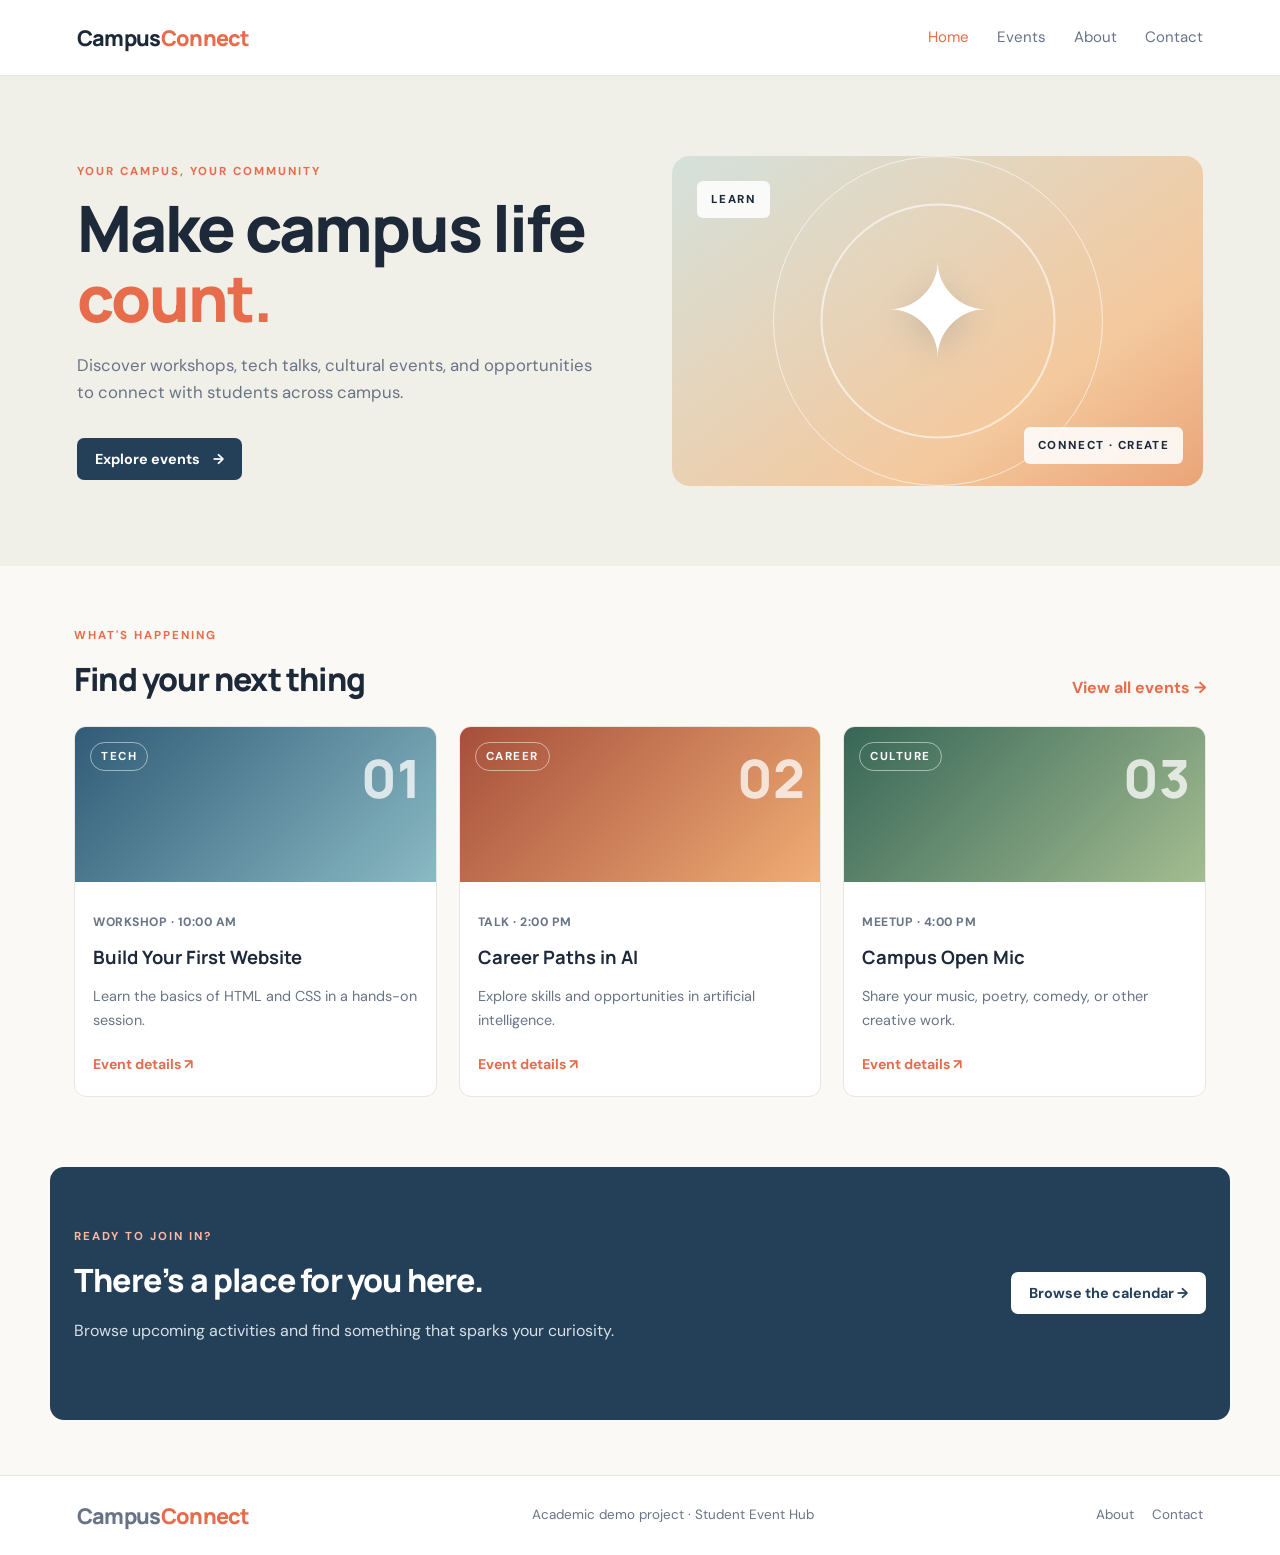
<file: index.html>
<!doctype html>
<html lang="en">
<head>
<meta charset="utf-8"><meta name="viewport" content="width=device-width, initial-scale=1">
<title>CampusConnect | Student Event Hub</title><link rel="stylesheet" href="style.css">
</head><body>
<header class="site-header"><a class="logo" href="index.html">Campus<span>Connect</span></a><button class="menu-toggle" aria-label="Toggle menu" aria-expanded="false">☰</button><nav class="nav"><a class="current" href="index.html">Home</a><a href="events.html">Events</a><a href="about.html">About</a><a href="contact.html">Contact</a></nav></header>
<main>
<section class="hero"><div class="hero-copy"><p class="eyebrow">YOUR CAMPUS, YOUR COMMUNITY</p><h1>Make campus life<br><span>count.</span></h1><p>Discover workshops, tech talks, cultural events, and opportunities to connect with students across campus.</p><a class="button" href="events.html">Explore events <b>→</b></a></div><div class="hero-card"><div class="orbit orbit-one"></div><div class="orbit orbit-two"></div><div class="hero-symbol">✦</div><div class="floating-tag tag-top">LEARN</div><div class="floating-tag tag-bottom">CONNECT · CREATE</div></div></section>
<section class="section wrap"><div class="section-heading"><div><p class="eyebrow">WHAT'S HAPPENING</p><h2>Find your next thing</h2></div><a class="text-link" href="events.html">View all events →</a></div>
<div class="feature-grid">
<article class="event-card"><div class="event-art art-blue"><span>TECH</span><strong>01</strong></div><div class="event-body"><p class="meta">WORKSHOP · 10:00 AM</p><h3>Build Your First Website</h3><p>Learn the basics of HTML and CSS in a hands-on session.</p><a href="events.html#web-workshop">Event details ↗</a></div></article>
<article class="event-card"><div class="event-art art-orange"><span>CAREER</span><strong>02</strong></div><div class="event-body"><p class="meta">TALK · 2:00 PM</p><h3>Career Paths in AI</h3><p>Explore skills and opportunities in artificial intelligence.</p><a href="events.html#ai-talk">Event details ↗</a></div></article>
<article class="event-card"><div class="event-art art-green"><span>CULTURE</span><strong>03</strong></div><div class="event-body"><p class="meta">MEETUP · 4:00 PM</p><h3>Campus Open Mic</h3><p>Share your music, poetry, comedy, or other creative work.</p><a href="events.html#open-mic">Event details ↗</a></div></article>
</div></section>
<section class="cta wrap"><div><p class="eyebrow">READY TO JOIN IN?</p><h2>There’s a place for you here.</h2><p>Browse upcoming activities and find something that sparks your curiosity.</p></div><a class="button button-light" href="events.html">Browse the calendar →</a></section>
</main><footer class="footer"><a class="logo" href="index.html">Campus<span>Connect</span></a><p>Academic demo project · Student Event Hub</p><div><a href="about.html">About</a><a href="contact.html">Contact</a></div></footer>
<script src="script.js"></script></body></html>
</file>
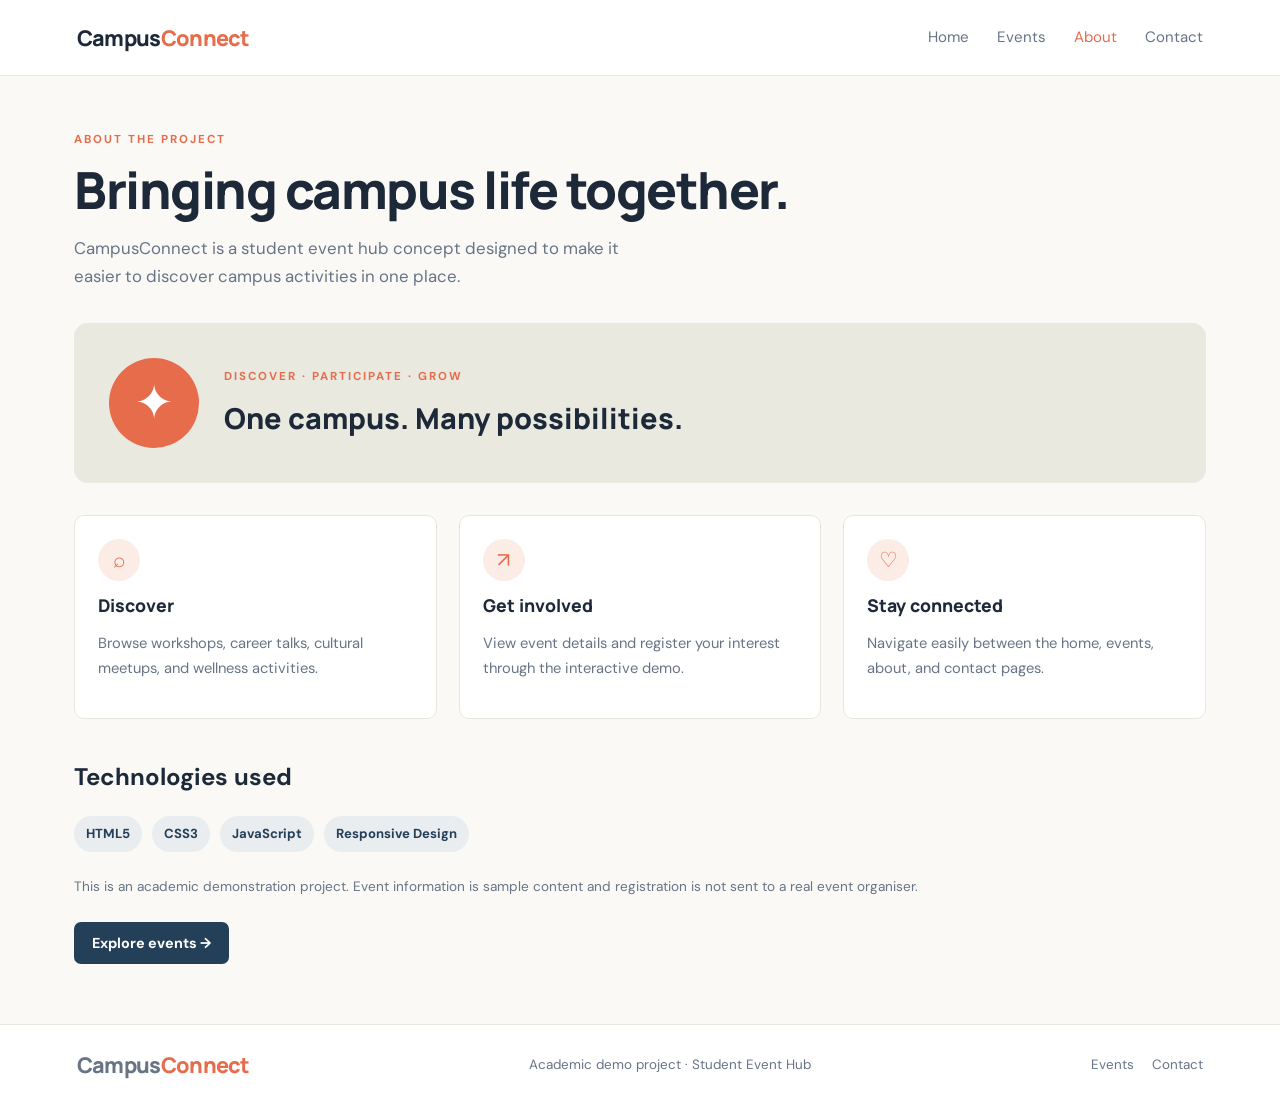
<file: about.html>
<!doctype html><html lang="en"><head><meta charset="utf-8"><meta name="viewport" content="width=device-width, initial-scale=1"><title>About | CampusConnect</title><link rel="stylesheet" href="style.css"></head><body>
<header class="site-header"><a class="logo" href="index.html">Campus<span>Connect</span></a><button class="menu-toggle" aria-label="Toggle menu" aria-expanded="false">☰</button><nav class="nav"><a href="index.html">Home</a><a href="events.html">Events</a><a class="current" href="about.html">About</a><a href="contact.html">Contact</a></nav></header>
<main class="wrap page"><p class="eyebrow">ABOUT THE PROJECT</p><h1>Bringing campus life together.</h1><p class="intro">CampusConnect is a student event hub concept designed to make it easier to discover campus activities in one place.</p><div class="about-banner"><div class="about-star">✦</div><div><p class="eyebrow">DISCOVER · PARTICIPATE · GROW</p><h2>One campus. Many possibilities.</h2></div></div><div class="feature-grid about-features"><article class="plain-card"><div class="icon-circle">⌕</div><h3>Discover</h3><p>Browse workshops, career talks, cultural meetups, and wellness activities.</p></article><article class="plain-card"><div class="icon-circle">↗</div><h3>Get involved</h3><p>View event details and register your interest through the interactive demo.</p></article><article class="plain-card"><div class="icon-circle">♡</div><h3>Stay connected</h3><p>Navigate easily between the home, events, about, and contact pages.</p></article></div><h2>Technologies used</h2><div class="tech-tags"><span>HTML5</span><span>CSS3</span><span>JavaScript</span><span>Responsive Design</span></div><p class="note">This is an academic demonstration project. Event information is sample content and registration is not sent to a real event organiser.</p><a class="button" href="events.html">Explore events →</a></main>
<footer class="footer"><a class="logo" href="index.html">Campus<span>Connect</span></a><p>Academic demo project · Student Event Hub</p><div><a href="events.html">Events</a><a href="contact.html">Contact</a></div></footer><script src="script.js"></script></body></html>
</file>
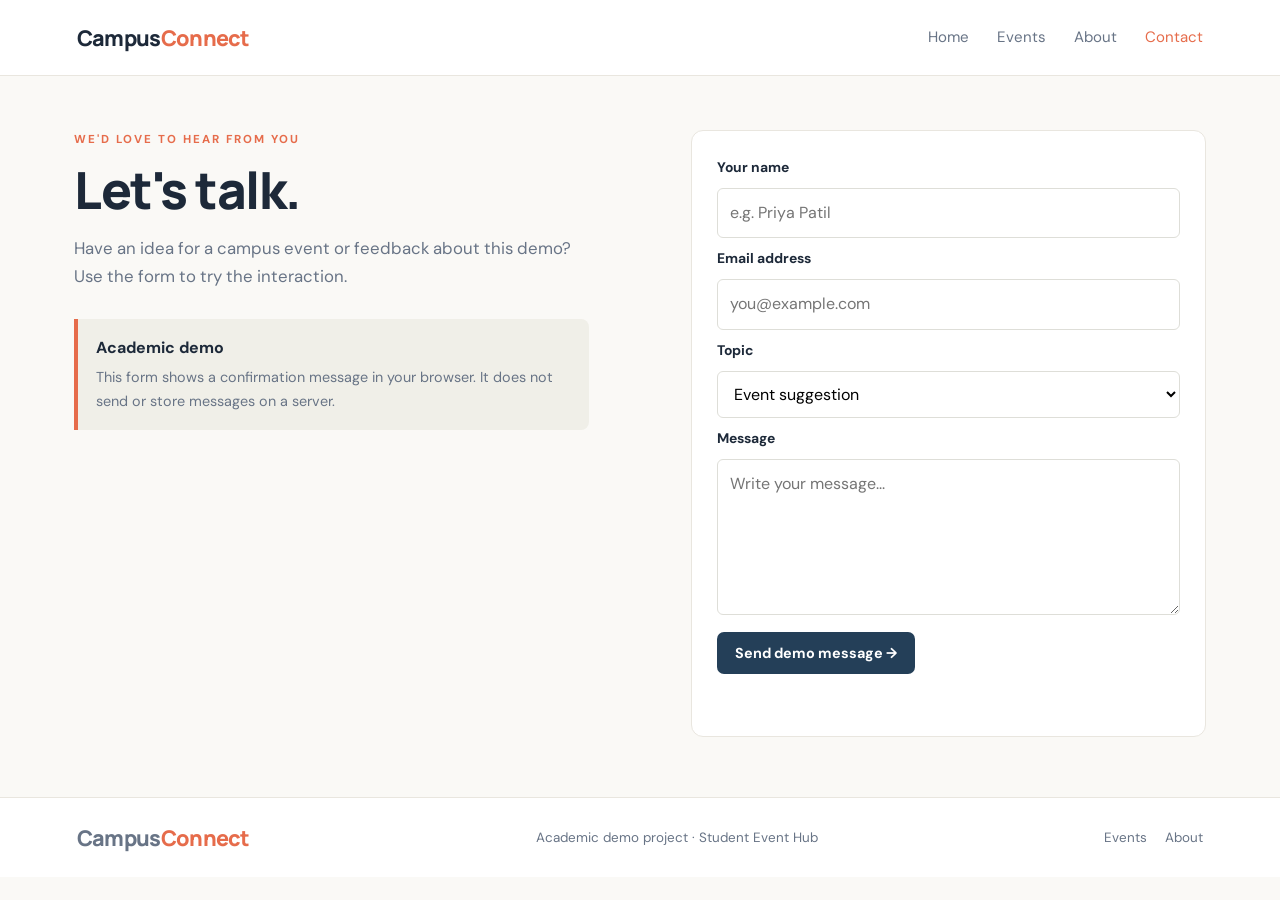
<file: contact.html>
<!doctype html><html lang="en"><head><meta charset="utf-8"><meta name="viewport" content="width=device-width, initial-scale=1"><title>Contact | CampusConnect</title><link rel="stylesheet" href="style.css"></head><body>
<header class="site-header"><a class="logo" href="index.html">Campus<span>Connect</span></a><button class="menu-toggle" aria-label="Toggle menu" aria-expanded="false">☰</button><nav class="nav"><a href="index.html">Home</a><a href="events.html">Events</a><a href="about.html">About</a><a class="current" href="contact.html">Contact</a></nav></header>
<main class="wrap page contact-layout"><section><p class="eyebrow">WE'D LOVE TO HEAR FROM YOU</p><h1>Let's talk.</h1><p class="intro">Have an idea for a campus event or feedback about this demo? Use the form to try the interaction.</p><div class="contact-note"><b>Academic demo</b><p>This form shows a confirmation message in your browser. It does not send or store messages on a server.</p></div></section><form id="contactForm" class="contact-form"><label for="fullName">Your name</label><input id="fullName" name="fullName" required placeholder="e.g. Priya Patil"><label for="email">Email address</label><input id="email" name="email" type="email" required placeholder="you@example.com"><label for="topic">Topic</label><select id="topic" name="topic"><option>Event suggestion</option><option>Website feedback</option><option>General question</option></select><label for="message">Message</label><textarea id="message" name="message" rows="5" required placeholder="Write your message..."></textarea><button class="button" type="submit">Send demo message →</button><p id="formStatus" role="status" class="form-status"></p></form></main>
<footer class="footer"><a class="logo" href="index.html">Campus<span>Connect</span></a><p>Academic demo project · Student Event Hub</p><div><a href="events.html">Events</a><a href="about.html">About</a></div></footer><script src="script.js"></script></body></html>
</file>
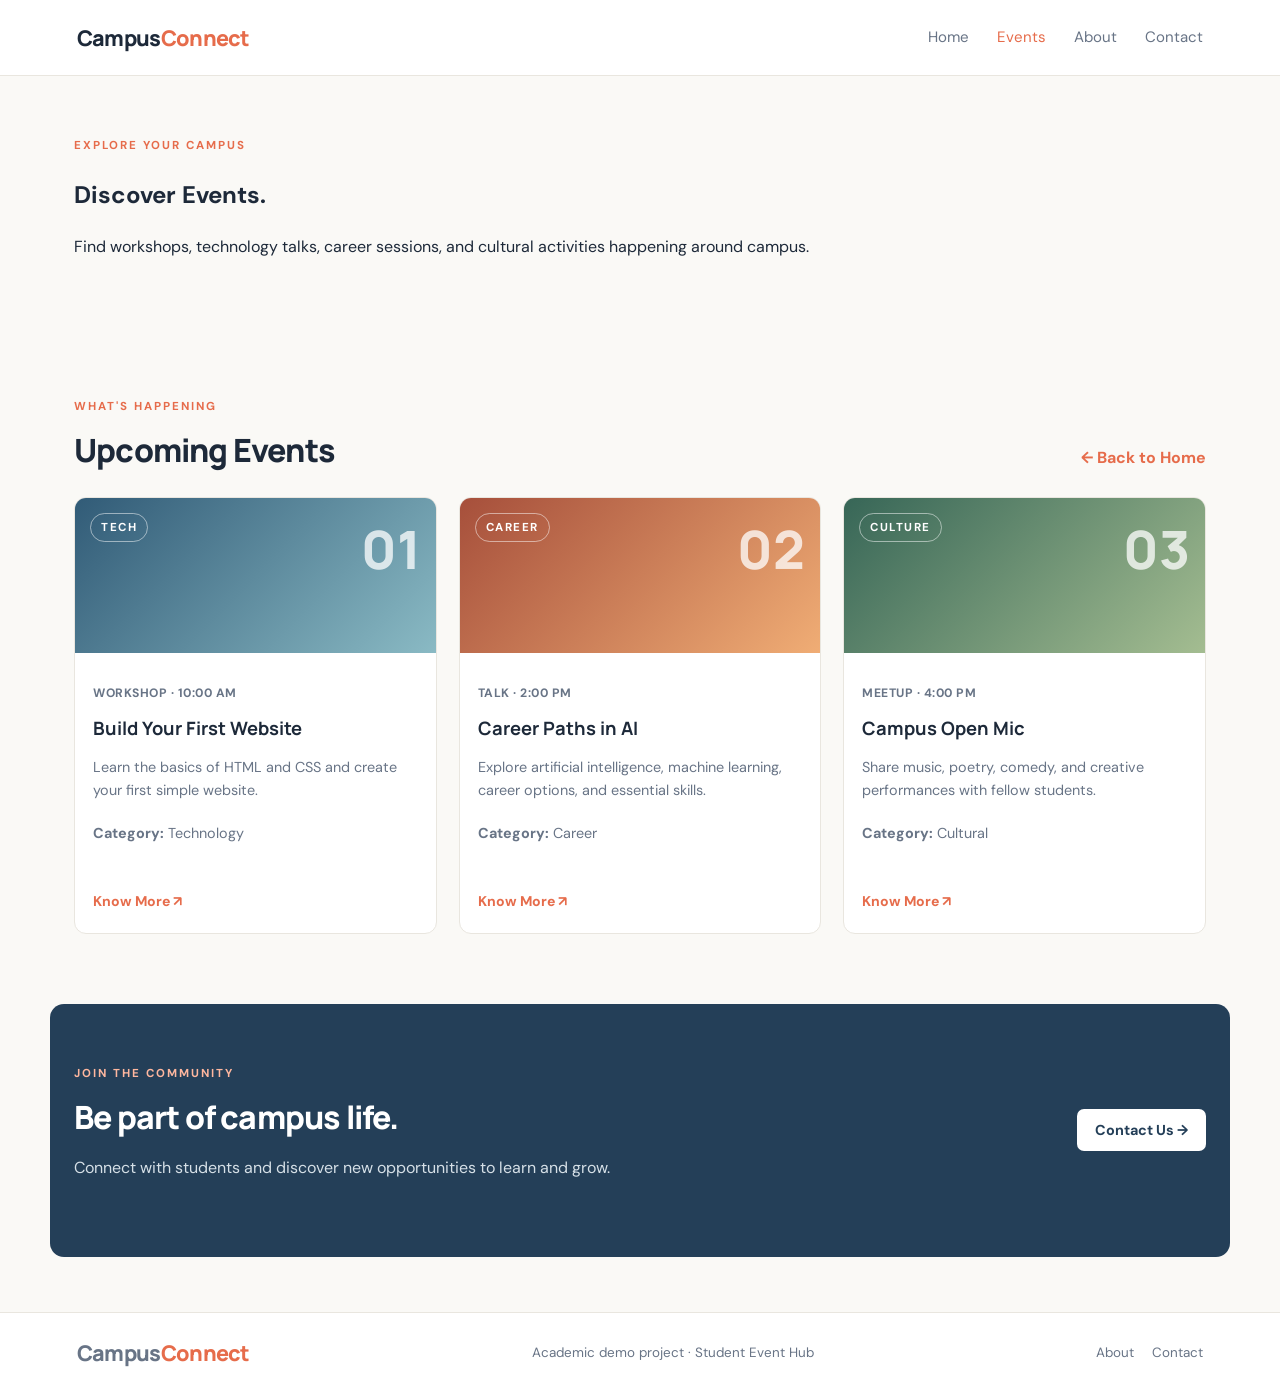
<file: events.html>
<!DOCTYPE html>
<html lang="en">
<head>
  <meta charset="UTF-8">
  <meta name="viewport" content="width=device-width, initial-scale=1.0">
  <title>Events | CampusConnect</title>
  <link rel="stylesheet" href="style.css">
</head>
<body>

<header class="site-header">
  <a class="logo" href="index.html">
    Campus<span>Connect</span>
  </a>

  <button class="menu-toggle"
          aria-label="Toggle menu"
          aria-expanded="false">☰</button>

  <nav class="nav">
    <a href="index.html">Home</a>
    <a class="current" href="events.html">Events</a>
    <a href="about.html">About</a>
    <a href="contact.html">Contact</a>
  </nav>
</header>

<main>
  <section class="page-hero wrap">
    <p class="eyebrow">EXPLORE YOUR CAMPUS</p>
    <h1>Discover <span>Events.</span></h1>
    <p>
      Find workshops, technology talks, career sessions,
      and cultural activities happening around campus.
    </p>
  </section>

  <section class="section wrap">
    <div class="section-heading">
      <div>
        <p class="eyebrow">WHAT'S HAPPENING</p>
        <h2>Upcoming Events</h2>
      </div>
      <a class="text-link" href="index.html">← Back to Home</a>
    </div>

    <div class="feature-grid">

      <article class="event-card" id="web-workshop">
        <div class="event-art art-blue">
          <span>TECH</span>
          <strong>01</strong>
        </div>
        <div class="event-body">
          <p class="meta">WORKSHOP · 10:00 AM</p>
          <h3>Build Your First Website</h3>
          <p>
            Learn the basics of HTML and CSS and create
            your first simple website.
          </p>
          <p><strong>Category:</strong> Technology</p>
          <a href="contact.html">Know More ↗</a>
        </div>
      </article>

      <article class="event-card" id="ai-talk">
        <div class="event-art art-orange">
          <span>CAREER</span>
          <strong>02</strong>
        </div>
        <div class="event-body">
          <p class="meta">TALK · 2:00 PM</p>
          <h3>Career Paths in AI</h3>
          <p>
            Explore artificial intelligence, machine
            learning, career options, and essential skills.
          </p>
          <p><strong>Category:</strong> Career</p>
          <a href="contact.html">Know More ↗</a>
        </div>
      </article>

      <article class="event-card" id="open-mic">
        <div class="event-art art-green">
          <span>CULTURE</span>
          <strong>03</strong>
        </div>
        <div class="event-body">
          <p class="meta">MEETUP · 4:00 PM</p>
          <h3>Campus Open Mic</h3>
          <p>
            Share music, poetry, comedy, and creative
            performances with fellow students.
          </p>
          <p><strong>Category:</strong> Cultural</p>
          <a href="contact.html">Know More ↗</a>
        </div>
      </article>

    </div>
  </section>

  <section class="cta wrap">
    <div>
      <p class="eyebrow">JOIN THE COMMUNITY</p>
      <h2>Be part of campus life.</h2>
      <p>
        Connect with students and discover new
        opportunities to learn and grow.
      </p>
    </div>
    <a class="button button-light" href="contact.html">
      Contact Us →
    </a>
  </section>
</main>

<footer class="footer">
  <a class="logo" href="index.html">
    Campus<span>Connect</span>
  </a>
  <p>Academic demo project · Student Event Hub</p>
  <div>
    <a href="about.html">About</a>
    <a href="contact.html">Contact</a>
  </div>
</footer>

<script src="script.js"></script>
</body>
</html>
</file>
<file: style.css>
@import url('https://fonts.googleapis.com/css2?family=DM+Sans:wght@400;500;600;700&family=Manrope:wght@400;500;600;700;800&display=swap');
:root{--ink:#1d2939;--muted:#687486;--accent:#e66c4b;--paper:#faf9f6;--line:#e9e6df;--white:#fff;--navy:#243f58}
*{box-sizing:border-box}html{scroll-behavior:smooth}body{margin:0;background:var(--paper);color:var(--ink);font:16px/1.65 'DM Sans',sans-serif}a{color:inherit;text-decoration:none}.site-header{height:76px;padding:0 max(6vw,22px);display:flex;align-items:center;justify-content:space-between;background:#fff;border-bottom:1px solid var(--line)}.logo{font:800 1.35rem Manrope,sans-serif;letter-spacing:-.7px}.logo span{color:var(--accent)}.nav{display:flex;gap:28px;color:var(--muted);font-size:.94rem}.nav a:hover,.nav a.current{color:var(--accent)}.menu-toggle{display:none;background:none;border:0;font-size:1.5rem;color:var(--ink)}.hero{display:grid;grid-template-columns:1fr 1fr;align-items:center;gap:5vw;padding:68px max(6vw,22px);background:#f0efe8;min-height:490px}.hero-copy{max-width:520px}.eyebrow{color:var(--accent);font-size:.72rem;letter-spacing:2px;font-weight:700;margin:0 0 12px}.hero h1,.page h1{font:800 clamp(2.8rem,5vw,4.5rem)/1.1 Manrope,sans-serif;letter-spacing:-2px;margin:0 0 18px}.hero h1 span{color:var(--accent)}.hero-copy>p:not(.eyebrow),.intro{color:var(--muted);max-width:570px;font-size:1.05rem}.button{display:inline-flex;align-items:center;justify-content:center;gap:13px;background:var(--navy);color:#fff;border:0;border-radius:7px;padding:12px 18px;font:700 .9rem 'DM Sans',sans-serif;cursor:pointer;transition:background .2s,transform .2s}.button:hover{background:var(--accent);transform:translateY(-1px)}.hero-copy .button{margin-top:14px}.hero-card{height:330px;border-radius:18px;position:relative;overflow:hidden;background:linear-gradient(145deg,#d4e1dc,#f4c99e 70%,#eaa477)}.orbit{position:absolute;border:1px solid #fff9;border-radius:50%;width:330px;height:330px;left:50%;top:50%;transform:translate(-50%,-50%)}.orbit-two{width:235px;height:235px;border-width:2px}.hero-symbol{position:absolute;left:50%;top:50%;transform:translate(-50%,-54%);font-size:8rem;color:#fff;text-shadow:0 8px 30px #4e677b38}.floating-tag{position:absolute;background:#ffffffdc;padding:9px 14px;border-radius:6px;font-size:.72rem;font-weight:800;letter-spacing:1.4px}.tag-top{top:25px;left:25px}.tag-bottom{right:20px;bottom:22px}.wrap{max-width:1180px;margin:auto;padding:60px 24px}.section-heading{display:flex;align-items:end;justify-content:space-between;margin-bottom:25px}.section-heading h2,.cta h2{font:800 2rem Manrope,sans-serif;letter-spacing:-.8px;margin:0}.text-link{color:var(--accent);font-weight:700}.feature-grid{display:grid;grid-template-columns:repeat(3,minmax(0,1fr));gap:22px}.event-card{border:1px solid var(--line);border-radius:12px;overflow:hidden;background:#fff;transition:transform .2s,box-shadow .2s}.event-card:hover{transform:translateY(-4px);box-shadow:0 12px 28px #263d4b12}.event-art{height:155px;padding:15px;display:flex;justify-content:space-between;align-items:flex-start;color:#fff}.event-art span{font-size:.72rem;letter-spacing:1.5px;font-weight:700;border:1px solid #ffffff80;border-radius:30px;padding:4px 10px}.event-art strong{font:800 3.3rem Manrope,sans-serif;opacity:.75}.art-blue{background:linear-gradient(135deg,#315b77,#8abac4)}.art-orange{background:linear-gradient(135deg,#a64f3b,#f0ad75)}.art-green{background:linear-gradient(135deg,#376657,#a4bd91)}.art-purple{background:linear-gradient(135deg,#61527c,#bba9d1)}.event-body{padding:18px}.meta{font-size:.76rem;color:var(--muted);letter-spacing:.5px;font-weight:700}.event-body h3{font:700 1.15rem Manrope,sans-serif;margin:4px 0 8px}.event-body>p:not(.meta){color:var(--muted);font-size:.9rem;min-height:52px}.event-body a{color:var(--accent);font-weight:700;font-size:.88rem}.cta{margin-top:10px;margin-bottom:55px;border-radius:14px;background:var(--navy);color:#fff;display:flex;justify-content:space-between;align-items:center;gap:30px}.cta .eyebrow{color:#ffb79f}.cta p:not(.eyebrow){color:#d6e0e7;max-width:540px}.button-light{background:#fff;color:var(--navy);white-space:nowrap}.footer{display:flex;align-items:center;justify-content:space-between;gap:20px;padding:25px max(6vw,22px);background:#fff;border-top:1px solid var(--line);color:var(--muted);font-size:.84rem}.footer p{margin:0}.footer>div{display:flex;gap:18px}.footer>div a:hover{color:var(--accent)}.page{min-height:70vh;padding-top:54px}.page h1{font-size:clamp(2.4rem,4vw,3.5rem);letter-spacing:-1.5px}.filters{display:flex;gap:14px;margin:28px 0 10px}.search-box,.filter-label{display:flex;align-items:center;gap:10px;background:#fff;border:1px solid #deded8;border-radius:7px;padding:0 13px;color:var(--muted)}.search-box{flex:1}.search-box input{width:100%;padding:13px 0;border:0;outline:0;font:inherit}.filter-label{font-size:.85rem}.filter-label select{border:0;background:transparent;padding:12px 0;font:inherit;color:var(--ink);outline:0}.result-count{color:var(--muted);font-size:.85rem;margin:15px 0}.event-list{display:grid;gap:15px}.event-row{display:grid;grid-template-columns:65px 78px minmax(0,1fr) auto;gap:18px;align-items:center;background:#fff;border:1px solid var(--line);border-radius:12px;padding:18px}.date-tile{display:flex;flex-direction:column;align-items:center;justify-content:center;background:#f4eee7;border-radius:8px;height:70px;color:var(--accent)}.date-tile b{font:800 1.55rem Manrope,sans-serif;line-height:1.25}.date-tile span{font-size:.7rem;font-weight:800;letter-spacing:1px}.row-art{width:78px;height:78px;border-radius:9px;display:grid;place-items:center;color:#fff;font-size:2rem}.row-content h2{font:800 1.13rem Manrope,sans-serif;margin:5px 0}.row-content p{color:var(--muted);font-size:.88rem;margin:4px 0}.row-content .meta{display:block;margin-top:7px}.pill{font-size:.7rem;font-weight:800;color:var(--accent);background:#fbece6;padding:4px 8px;border-radius:20px}.hidden{display:none!important}.empty{padding:30px;background:#fff;border-radius:10px;color:var(--muted)}.toast{position:fixed;bottom:24px;right:24px;max-width:380px;padding:14px 18px;border-radius:9px;background:var(--navy);color:white;box-shadow:0 8px 30px #0002;opacity:0;transform:translateY(12px);pointer-events:none;transition:.25s}.toast.show{opacity:1;transform:translateY(0)}.about-banner{margin:32px 0;background:#e9e9df;border-radius:14px;padding:35px;display:flex;align-items:center;gap:25px}.about-banner h2{font:800 1.8rem Manrope,sans-serif;margin:0}.about-star{width:90px;height:90px;flex:none;border-radius:50%;display:grid;place-items:center;background:var(--accent);color:white;font-size:3rem}.about-features{margin:26px 0 38px}.plain-card{background:#fff;border:1px solid var(--line);border-radius:10px;padding:23px}.plain-card h3{font:800 1.1rem Manrope,sans-serif;margin:12px 0 5px}.plain-card p{color:var(--muted);font-size:.92rem}.icon-circle{width:42px;height:42px;display:grid;place-items:center;border-radius:50%;background:#fbece6;color:var(--accent);font-size:1.3rem}.tech-tags{display:flex;gap:10px;flex-wrap:wrap;margin:15px 0}.tech-tags span{background:#e9edf0;color:var(--navy);padding:7px 12px;border-radius:30px;font-weight:700;font-size:.82rem}.note{font-size:.85rem;color:var(--muted);margin:24px 0}.contact-layout{display:grid;grid-template-columns:1fr 1fr;gap:8vw;align-items:start}.contact-note{background:#f0efe8;border-left:4px solid var(--accent);padding:16px 18px;border-radius:0 8px 8px 0;margin-top:28px}.contact-note p{margin:5px 0 0;color:var(--muted);font-size:.9rem}.contact-form{display:flex;flex-direction:column;gap:9px;background:#fff;border:1px solid var(--line);border-radius:12px;padding:25px}.contact-form label{font-size:.87rem;font-weight:700}.contact-form input,.contact-form select,.contact-form textarea{font:inherit;padding:11px 12px;border:1px solid #deded8;border-radius:6px;background:#fff;outline-color:#88aaa8}.contact-form textarea{resize:vertical}.contact-form .button{align-self:flex-start;margin-top:8px}.form-status{color:#2e7059;font-weight:700;font-size:.9rem}
@media(max-width:850px){.hero{grid-template-columns:1fr;padding-top:45px}.hero-card{height:260px}.feature-grid{grid-template-columns:repeat(2,minmax(0,1fr))}.event-row{grid-template-columns:55px 65px minmax(0,1fr)}.event-row .register-btn{grid-column:3;justify-self:start}.row-art{width:65px;height:65px}.contact-layout{grid-template-columns:1fr;gap:30px}.cta{align-items:flex-start;flex-direction:column}.footer{flex-wrap:wrap}}@media(max-width:560px){.site-header{height:auto;min-height:70px;flex-wrap:wrap;padding-top:14px;padding-bottom:14px}.menu-toggle{display:block}.nav{display:none;flex-basis:100%;flex-direction:column;gap:0;padding-top:10px}.nav.open{display:flex}.nav a{padding:8px 0}.wrap{padding:40px 18px}.hero{padding:40px 18px}.hero h1{font-size:2.8rem}.feature-grid{grid-template-columns:1fr}.section-heading{align-items:flex-start;flex-direction:column;gap:8px}.event-row{grid-template-columns:50px minmax(0,1fr);gap:12px}.date-tile{grid-row:1;width:50px}.row-art{display:none}.row-content{grid-column:2}.event-row .register-btn{grid-column:2}.filters{flex-direction:column}.search-box,.filter-label{min-height:48px}.filter-label{justify-content:space-between}.about-banner{padding:22px;align-items:flex-start;flex-direction:column}.footer{align-items:flex-start;flex-direction:column}.footer>div{margin-top:4px}}
</file>
